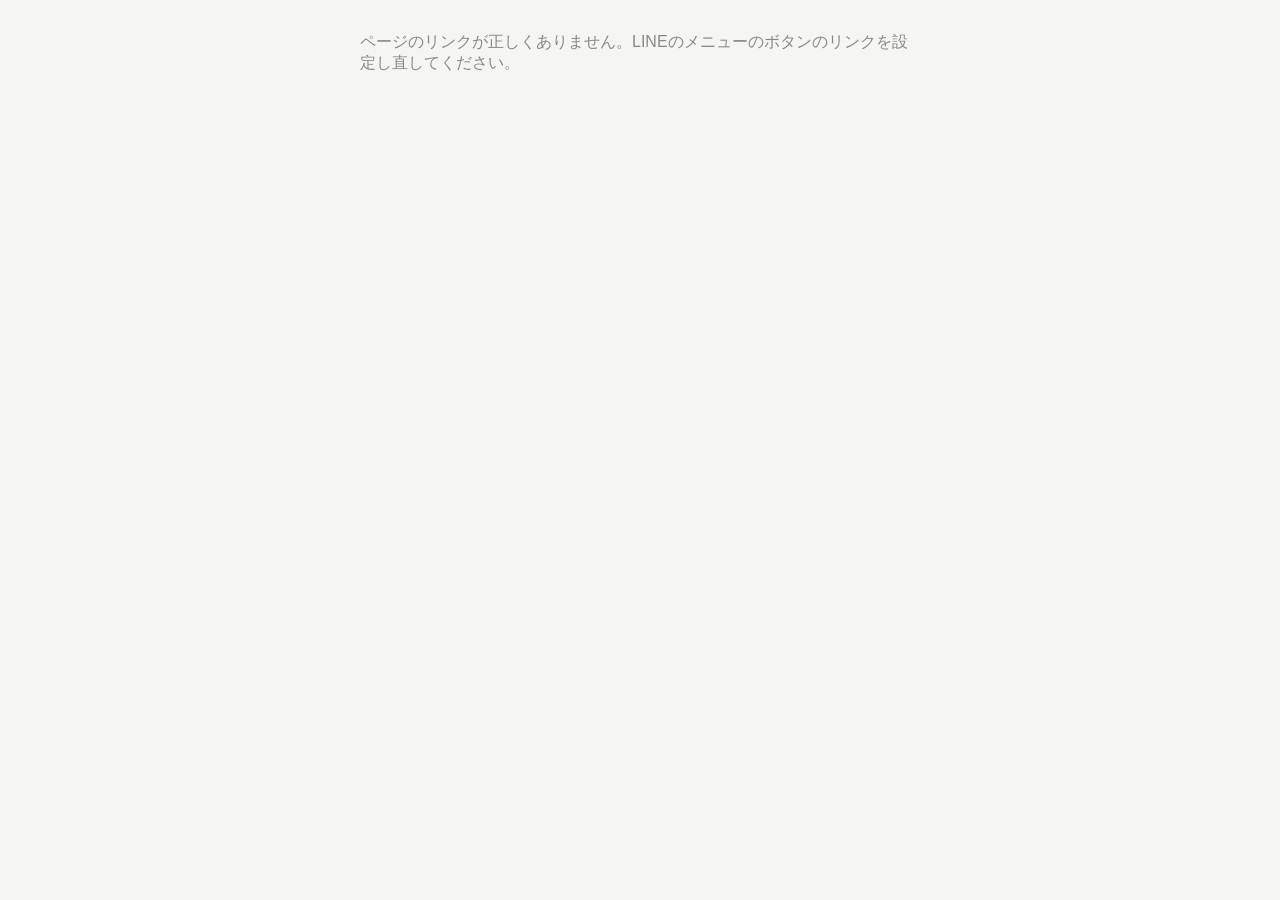
<file: index.html>
<!doctype html>
<html lang="ja">
<head>
<meta charset="utf-8">
<meta name="viewport" content="width=device-width, initial-scale=1">
<meta name="robots" content="noindex, nofollow">
<title>家族Bot</title>
<link rel="stylesheet" href="style.css">
</head>
<body>
<main id="app"><p class="empty">読み込み中…</p></main>
<div id="status" class="status"></div>
<script src="app.js"></script>
</body>
</html>
</file>
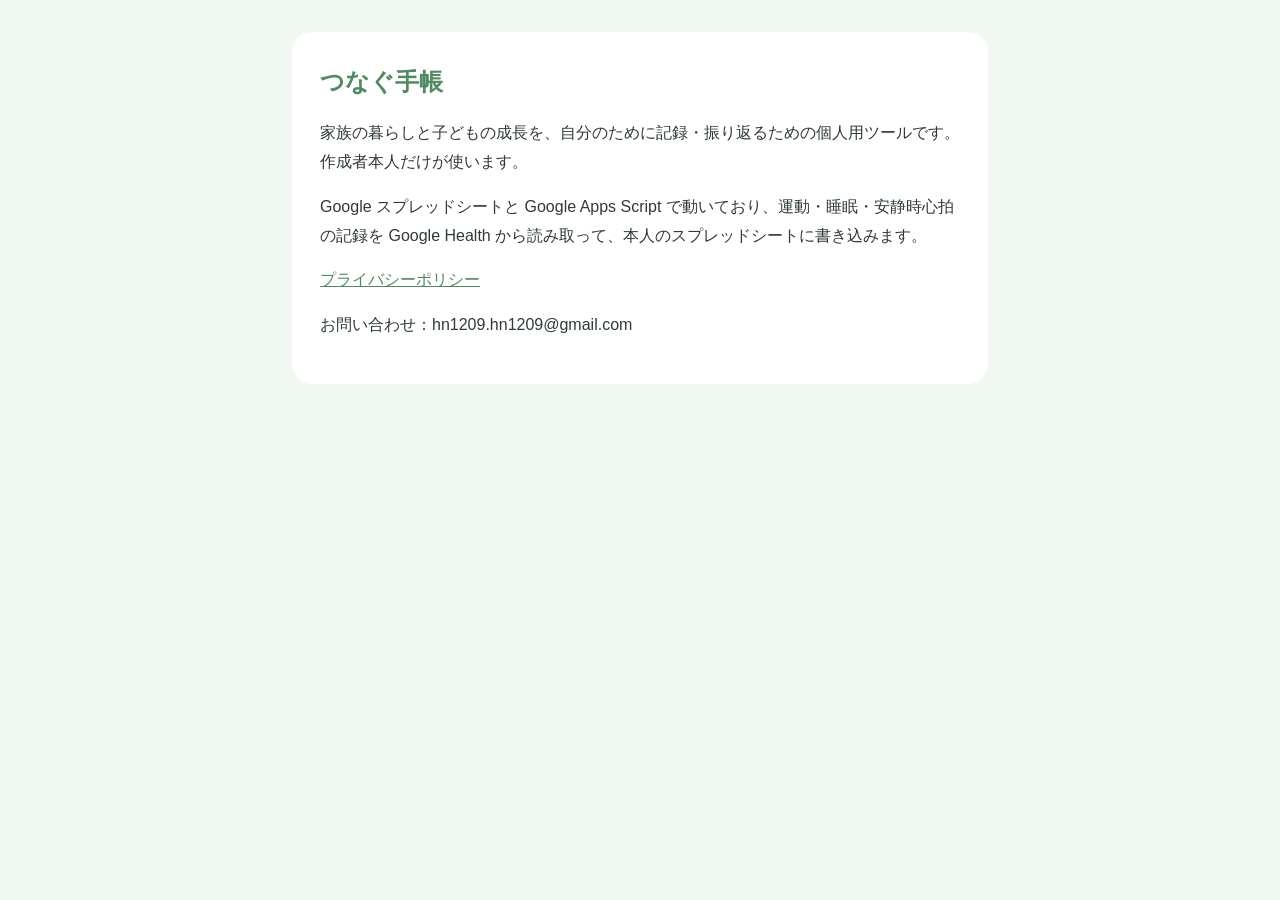
<file: tsunagu/index.html>
<!DOCTYPE html>
<html lang="ja"><head><meta charset="utf-8"><meta name="viewport" content="width=device-width,initial-scale=1">
<title>つなぐ手帳</title>
<style>body{font-family:-apple-system,"Hiragino Sans","Noto Sans JP",sans-serif;background:#f1f7f1;color:#2f3b33;line-height:1.8;margin:0;padding:32px 20px}main{max-width:640px;margin:auto;background:#fff;border-radius:20px;padding:28px}h1{color:#4f8a63;font-size:24px;margin-top:0}a{color:#4f8a63}</style></head>
<body><main>
<h1>つなぐ手帳</h1>
<p>家族の暮らしと子どもの成長を、自分のために記録・振り返るための個人用ツールです。作成者本人だけが使います。</p>
<p>Google スプレッドシートと Google Apps Script で動いており、運動・睡眠・安静時心拍の記録を Google Health から読み取って、本人のスプレッドシートに書き込みます。</p>
<p><a href="privacy.html">プライバシーポリシー</a></p>
<p>お問い合わせ：hn1209.hn1209@gmail.com</p>
</main></body></html>
</file>
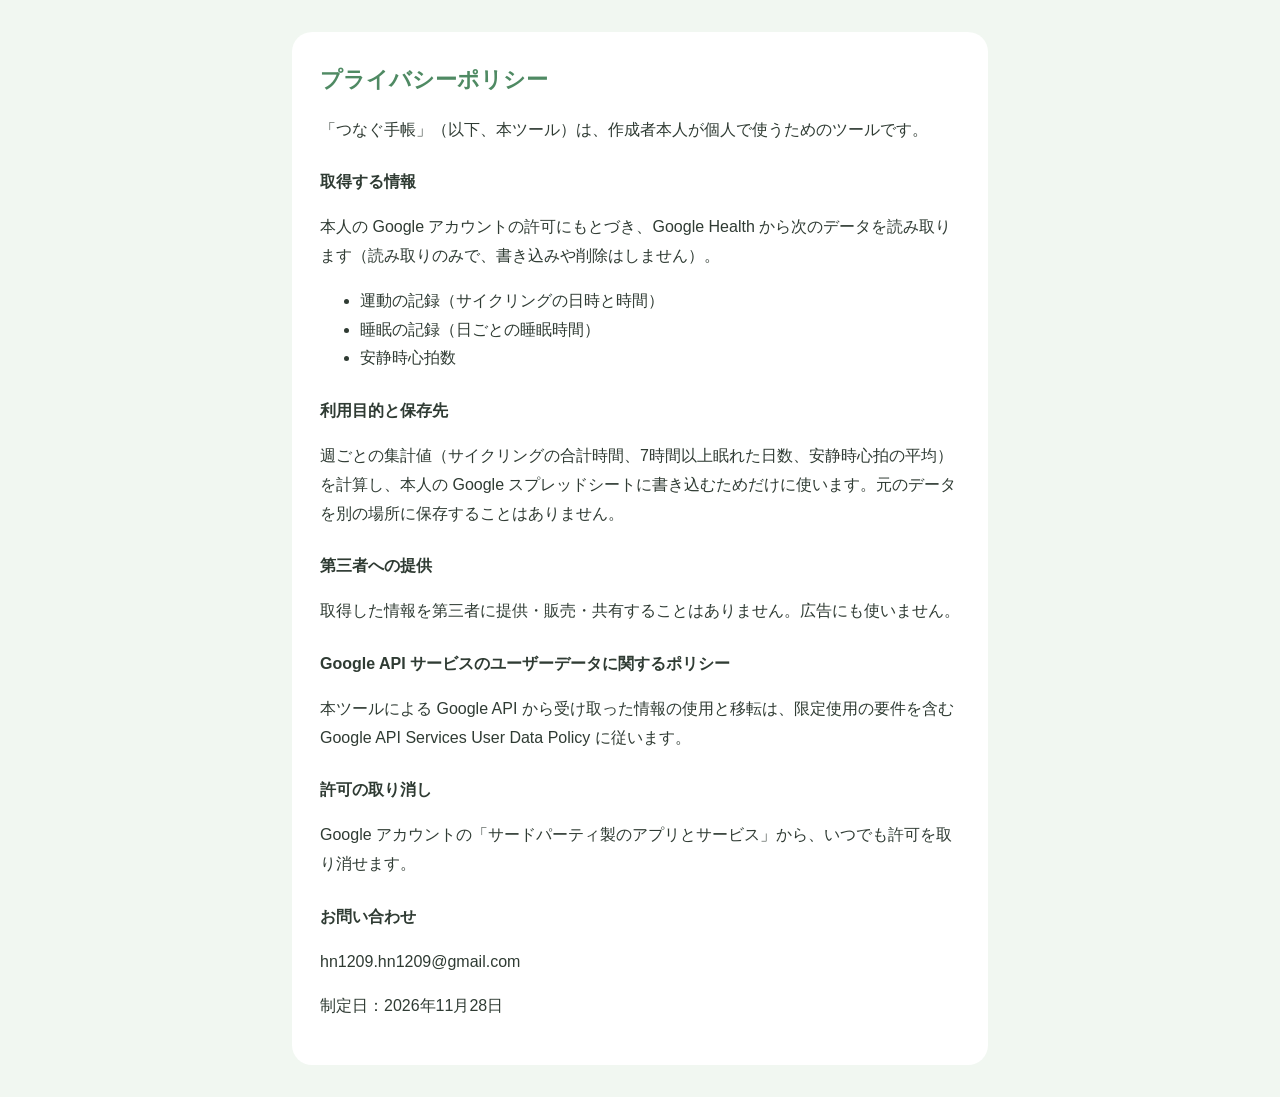
<file: tsunagu/privacy.html>
<!DOCTYPE html>
<html lang="ja"><head><meta charset="utf-8"><meta name="viewport" content="width=device-width,initial-scale=1">
<title>プライバシーポリシー｜つなぐ手帳</title>
<style>body{font-family:-apple-system,"Hiragino Sans","Noto Sans JP",sans-serif;background:#f1f7f1;color:#2f3b33;line-height:1.8;margin:0;padding:32px 20px}main{max-width:640px;margin:auto;background:#fff;border-radius:20px;padding:28px}h1{color:#4f8a63;font-size:22px;margin-top:0}h2{font-size:16px;margin-top:24px}</style></head>
<body><main>
<h1>プライバシーポリシー</h1>
<p>「つなぐ手帳」（以下、本ツール）は、作成者本人が個人で使うためのツールです。</p>
<h2>取得する情報</h2>
<p>本人の Google アカウントの許可にもとづき、Google Health から次のデータを読み取ります（読み取りのみで、書き込みや削除はしません）。</p>
<ul><li>運動の記録（サイクリングの日時と時間）</li><li>睡眠の記録（日ごとの睡眠時間）</li><li>安静時心拍数</li></ul>
<h2>利用目的と保存先</h2>
<p>週ごとの集計値（サイクリングの合計時間、7時間以上眠れた日数、安静時心拍の平均）を計算し、本人の Google スプレッドシートに書き込むためだけに使います。元のデータを別の場所に保存することはありません。</p>
<h2>第三者への提供</h2>
<p>取得した情報を第三者に提供・販売・共有することはありません。広告にも使いません。</p>
<h2>Google API サービスのユーザーデータに関するポリシー</h2>
<p>本ツールによる Google API から受け取った情報の使用と移転は、限定使用の要件を含む Google API Services User Data Policy に従います。</p>
<h2>許可の取り消し</h2>
<p>Google アカウントの「サードパーティ製のアプリとサービス」から、いつでも許可を取り消せます。</p>
<h2>お問い合わせ</h2>
<p>hn1209.hn1209@gmail.com</p>
<p>制定日：2026年11月28日</p>
</main></body></html>
</file>
<file: style.css>
:root {
  --bg: #f5f5f2; --card: #fff; --text: #222; --sub: #555; --muted: #888;
  --accent: #06c755; --accent-dark: #058a3c; --accent-bg: #e6f9ee;
}
* { box-sizing: border-box; }
body { font-family: -apple-system, "Hiragino Sans", "Noto Sans JP", sans-serif; margin: 0; padding: 16px 16px 48px; background: var(--bg); color: var(--text); -webkit-text-size-adjust: 100%; }
main { max-width: 560px; margin: 0 auto; }
h1 { font-size: 18px; margin: 4px 0 12px; }
h1.sec { margin-top: 28px; }
h2 { font-size: 15px; margin: 26px 0 8px; }
h3 { font-size: 13px; color: #666; margin: 16px 0 6px; font-weight: 700; }
a { color: inherit; }
.empty { color: var(--muted); }
.status { position: fixed; left: 0; right: 0; bottom: 0; text-align: center; font-size: 12px; color: #999; padding: 6px; pointer-events: none; }
.back { display: inline-block; color: var(--accent); font-weight: 700; text-decoration: none; margin-bottom: 8px; }

/* プリント・ピアノ */
.card { display: block; background: var(--card); border-radius: 12px; padding: 14px 16px; margin-bottom: 10px; text-decoration: none; color: inherit; box-shadow: 0 1px 2px rgba(0,0,0,.08); }
.card.latest { border: 2px solid var(--accent); }
.num { font-weight: 700; font-size: 16px; }
.badge { background: var(--accent); color: #fff; font-size: 11px; padding: 2px 6px; border-radius: 8px; margin-left: 6px; vertical-align: middle; }
.title { font-size: 13px; color: var(--sub); margin-top: 2px; }
.meta { font-size: 12px; color: var(--muted); margin-top: 4px; }
.more { display: block; text-align: right; color: var(--accent); font-weight: 700; text-decoration: none; padding: 4px 4px 0; }
.helplink { display: block; text-align: center; margin-top: 28px; color: var(--muted); font-size: 14px; text-decoration: none; }

/* 買い物リスト */
.item { display: flex; align-items: center; background: var(--card); border-radius: 12px; padding: 13px 12px; margin-bottom: 8px; box-shadow: 0 1px 2px rgba(0,0,0,.08); }
.item .box { width: 24px; height: 24px; border: 2px solid var(--accent); border-radius: 6px; margin-right: 12px; flex: none; display: flex; align-items: center; justify-content: center; color: #fff; font-weight: 700; }
.item .name { flex: 1; font-size: 17px; }
.item .del { color: #bbb; font-size: 20px; padding: 0 6px; background: none; border: none; }
.item.done { opacity: .5; }
.item.done .box { background: var(--accent); }
.item.done .name { text-decoration: line-through; }
.grid { display: grid; grid-template-columns: 1fr 1fr; gap: 8px; }
.fav { display: flex; align-items: center; gap: 6px; width: 100%; min-width: 0; background: var(--card); border: 1px solid #ddd; border-radius: 12px; padding: 11px 10px; font-size: 15px; text-align: left; color: var(--text); }
.fav .t { overflow: hidden; text-overflow: ellipsis; white-space: nowrap; }
.fav .i { flex: none; width: 22px; text-align: center; }
.fav.on { background: var(--accent-bg); border-color: var(--accent); color: var(--accent-dark); }
.add { display: flex; gap: 8px; margin-top: 10px; }
.add input { flex: 1; min-width: 0; font-size: 16px; padding: 10px; border: 1px solid #ccc; border-radius: 10px; }
.add select { font-size: 14px; padding: 8px; border: 1px solid #ccc; border-radius: 10px; background: #fff; max-width: 38%; }
.add button { font-size: 16px; padding: 10px 14px; border: none; border-radius: 10px; background: var(--accent); color: #fff; font-weight: 700; }
.addhead { display: flex; align-items: center; justify-content: space-between; margin: 26px 0 8px; }
.addhead h2 { margin: 0; }
.editbtn { background: #fff; border: 1px solid #ccc; border-radius: 16px; padding: 6px 12px; font-size: 14px; }
.editing .editbtn { background: #222; color: #fff; border-color: #222; }
.editing .fav { border-style: dashed; border-color: #999; }
.editing .fav.on { background: #fff; color: var(--text); }
.editnote { display: none; font-size: 13px; color: #b25f00; background: #fff8e1; border-radius: 8px; padding: 8px 10px; margin-top: 8px; }
.editing .editnote { display: block; }
.panel { display: none; background: #fff; border: 2px solid #222; border-radius: 12px; padding: 12px; margin-top: 10px; }
.panel.show { display: block; }
.panel .row { display: flex; gap: 8px; margin-top: 8px; }
.panel input, .panel select { flex: 1; min-width: 0; font-size: 16px; padding: 9px; border: 1px solid #ccc; border-radius: 10px; background: #fff; }
.panel .icon { flex: none; width: 56px; text-align: center; }
.panel button { flex: 1; font-size: 15px; padding: 10px; border-radius: 10px; border: none; font-weight: 700; }
.panel .save { background: var(--accent); color: #fff; }
.panel .hide { background: #fde8e8; color: #c62828; }
.panel .cancel { background: #eee; color: #444; }

/* 使い方 */
.lead { font-size: 14px; color: #444; margin: 0 0 14px; }
.help { background: var(--card); border-radius: 12px; padding: 14px 16px; margin-bottom: 12px; box-shadow: 0 1px 2px rgba(0,0,0,.08); font-size: 14px; line-height: 1.65; }
.help .h { font-weight: 700; font-size: 16px; margin-bottom: 6px; }
.help p { margin: 6px 0; }
.help ol, .help ul { margin: 4px 0; padding-left: 20px; }
.help li { margin: 3px 0; }
.ex { background: #eef7f1; color: #05793a; border-radius: 6px; padding: 1px 6px; font-weight: 700; white-space: nowrap; }
.tip { background: #fff8e1; border-radius: 8px; padding: 8px 10px; }

/* 家事リスト */
.navlink { display: flex; justify-content: space-between; align-items: center; background: var(--card); border-radius: 12px; padding: 14px 16px; margin-top: 28px; text-decoration: none; font-weight: 700; box-shadow: 0 1px 2px rgba(0,0,0,.08); }
.navlink span { color: var(--accent); }
.tabs { display: flex; gap: 6px; margin: 0 0 14px; }
.tab { flex: 1; text-align: center; padding: 9px 4px; border-radius: 10px; background: #fff; border: 1px solid #ddd; text-decoration: none; font-size: 14px; color: var(--sub); }
.tab.on { background: var(--accent); border-color: var(--accent); color: #fff; font-weight: 700; }
.me { font-size: 13px; color: var(--sub); margin-bottom: 10px; }
.link { background: none; border: none; color: var(--accent); font-size: 13px; padding: 0 4px; text-decoration: underline; }
.whoami { background: #fff; border-radius: 12px; padding: 16px; box-shadow: 0 1px 2px rgba(0,0,0,.08); }
.whoami p { font-size: 13px; color: var(--sub); margin: 6px 0 12px; }
.pick { display: flex; flex-wrap: wrap; gap: 8px; }
.pick button { flex: 1 1 30%; min-width: 0; padding: 11px 6px; border-radius: 10px; border: 2px solid var(--c, #999); background: #fff; color: var(--c, #444); font-size: 15px; font-weight: 700; }
.pick button.no { border-color: #ddd; color: #888; font-weight: 400; }
.citem { display: flex; align-items: center; background: var(--card); border-radius: 12px; padding: 13px 12px; margin-bottom: 8px; box-shadow: 0 1px 2px rgba(0,0,0,.08); }
.citem .box { width: 24px; height: 24px; border: 2px solid var(--accent); border-radius: 50%; margin-right: 12px; flex: none; display: flex; align-items: center; justify-content: center; color: #fff; font-weight: 700; font-size: 14px; }
.citem .name { flex: 1; font-size: 17px; min-width: 0; }
.citem .pt { flex: none; font-size: 12px; color: var(--muted); background: #f1f1ee; border-radius: 8px; padding: 2px 7px; margin-left: 6px; }
.citem .del { color: #bbb; font-size: 20px; padding: 0 4px 0 8px; background: none; border: none; }
.citem.open { margin-bottom: 0; border-radius: 12px 12px 0 0; box-shadow: none; border: 2px solid var(--accent); border-bottom: none; }
.citem.done { opacity: .55; }
.citem.done .box { background: var(--accent); }
.citem .by { font-size: 12px; color: var(--sub); margin-left: 4px; }
.citem .undo { flex: none; background: #fff; border: 1px solid #ccc; border-radius: 14px; font-size: 12px; padding: 4px 9px; margin-left: 8px; color: #444; }
.since { display: inline-block; font-size: 11px; color: #b25f00; background: #fff3dc; border-radius: 8px; padding: 1px 6px; vertical-align: middle; }
.whopick { background: #fff; border: 2px solid var(--accent); border-top: 1px dashed #cde; border-radius: 0 0 12px 12px; padding: 10px 12px 12px; margin-bottom: 8px; }
.whopick > span { display: block; font-size: 13px; color: var(--sub); margin-bottom: 8px; }
.chadd select { max-width: 30%; }
.add select#ccat { flex: 1; max-width: none; }
.note { font-size: 12px; color: var(--muted); line-height: 1.6; margin: 10px 0; }
.rcard { background: var(--card); border-radius: 12px; padding: 12px 14px; margin-bottom: 8px; box-shadow: 0 1px 2px rgba(0,0,0,.08); cursor: pointer; }
.rcard .name { font-size: 16px; font-weight: 700; }
.rcard .meta { font-size: 12px; color: var(--muted); margin-top: 3px; }
.rcard.stopped { opacity: .55; }
.newbtn { display: block; width: 100%; margin-top: 12px; padding: 12px; border-radius: 12px; border: 2px dashed var(--accent); background: #fff; color: var(--accent-dark); font-size: 15px; font-weight: 700; }
.chips { display: flex; flex-wrap: wrap; gap: 6px; }
.chip { background: #fff; border: 1px solid #ddd; border-radius: 16px; padding: 6px 11px; font-size: 13px; color: var(--text); }
.rform { margin: 0 0 14px; }
.rform label { display: block; font-size: 12px; color: var(--sub); margin-top: 10px; }
.rform label input, .rform label select { display: block; width: 100%; margin-top: 4px; font-size: 16px; padding: 9px; border: 1px solid #ccc; border-radius: 10px; background: #fff; }
.rform .when[hidden] { display: none; }
.rform .row3 { display: flex; gap: 8px; }
.rform .row3 label { flex: 1; min-width: 0; }
.wds { display: flex; gap: 4px; margin-top: 10px; }
.wd { flex: 1; padding: 9px 0; border-radius: 10px; border: 1px solid #ccc; background: #fff; font-size: 15px; color: var(--text); }
.wd.on { background: var(--accent); border-color: var(--accent); color: #fff; font-weight: 700; }
.legend { display: flex; flex-wrap: wrap; gap: 12px; align-items: center; font-size: 13px; margin-bottom: 10px; }
.legend i, .nums i { display: inline-block; width: 10px; height: 10px; border-radius: 3px; margin-right: 5px; }
.legend .lnote { color: var(--muted); font-size: 11px; margin-left: auto; }
.scard { background: var(--card); border-radius: 12px; padding: 12px 14px; margin-bottom: 10px; box-shadow: 0 1px 2px rgba(0,0,0,.08); }
.scard .h { font-weight: 700; font-size: 14px; margin-bottom: 8px; }
.bar { display: flex; height: 22px; border-radius: 6px; overflow: hidden; background: #eee; }
.bar.empty { width: 100%; }
.bar span { display: flex; align-items: center; justify-content: center; color: #fff; font-size: 11px; font-weight: 700; }
.nums { display: flex; gap: 10px; margin-top: 8px; }
.nums > div { flex: 1; font-size: 13px; }
.nums b { display: block; font-size: 20px; margin-top: 2px; }
.nums small { color: var(--muted); }
.srow { display: flex; align-items: center; gap: 8px; margin: 7px 0; }
.srow .lab { flex: none; width: 92px; font-size: 12px; color: var(--sub); overflow: hidden; text-overflow: ellipsis; white-space: nowrap; }
.srow .track { flex: 1; min-width: 0; }
.srow .bar { height: 18px; }
.srow .tot { flex: none; width: 30px; text-align: right; font-size: 12px; color: var(--muted); }
.panel .wd { flex: 1; padding: 9px 0; border-radius: 10px; border: 1px solid #ccc; background: #fff; font-size: 15px; font-weight: 400; color: var(--text); }
.panel .wd.on { background: var(--accent); border-color: var(--accent); color: #fff; font-weight: 700; }
</file>
